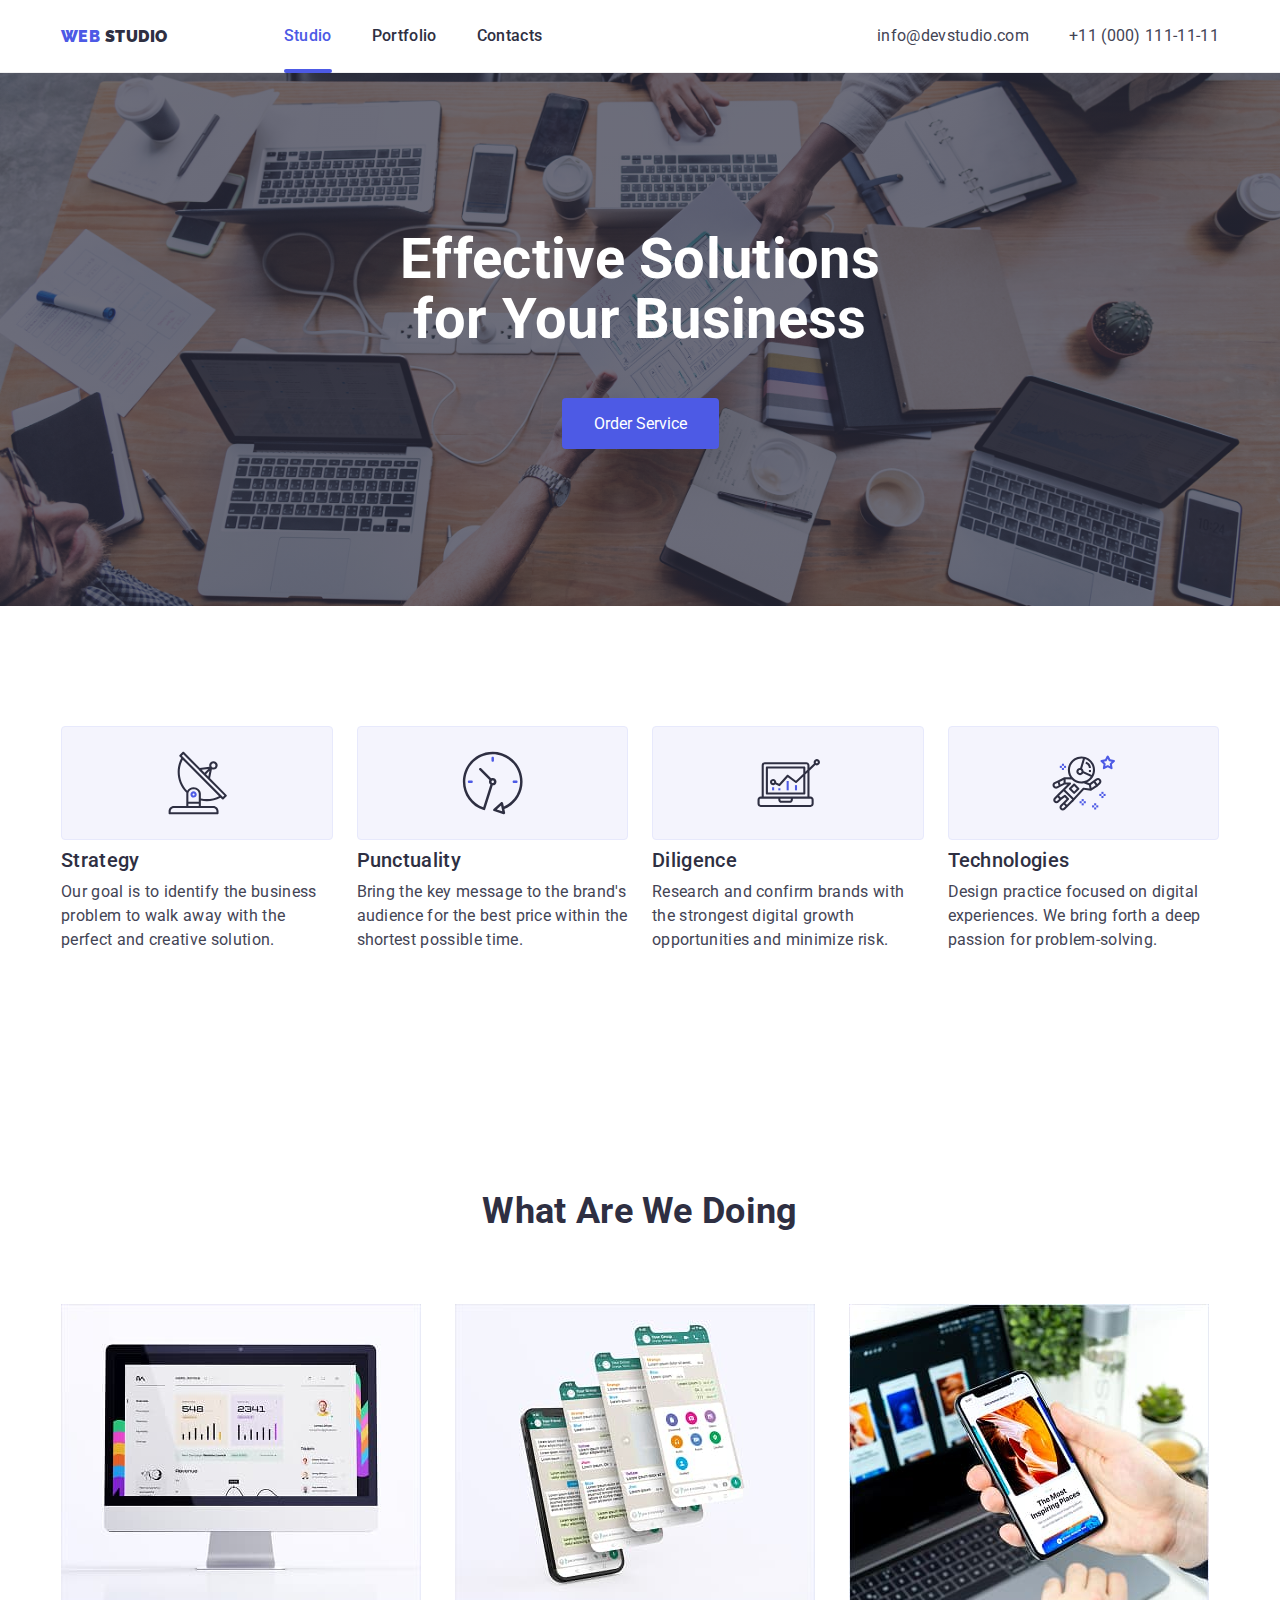
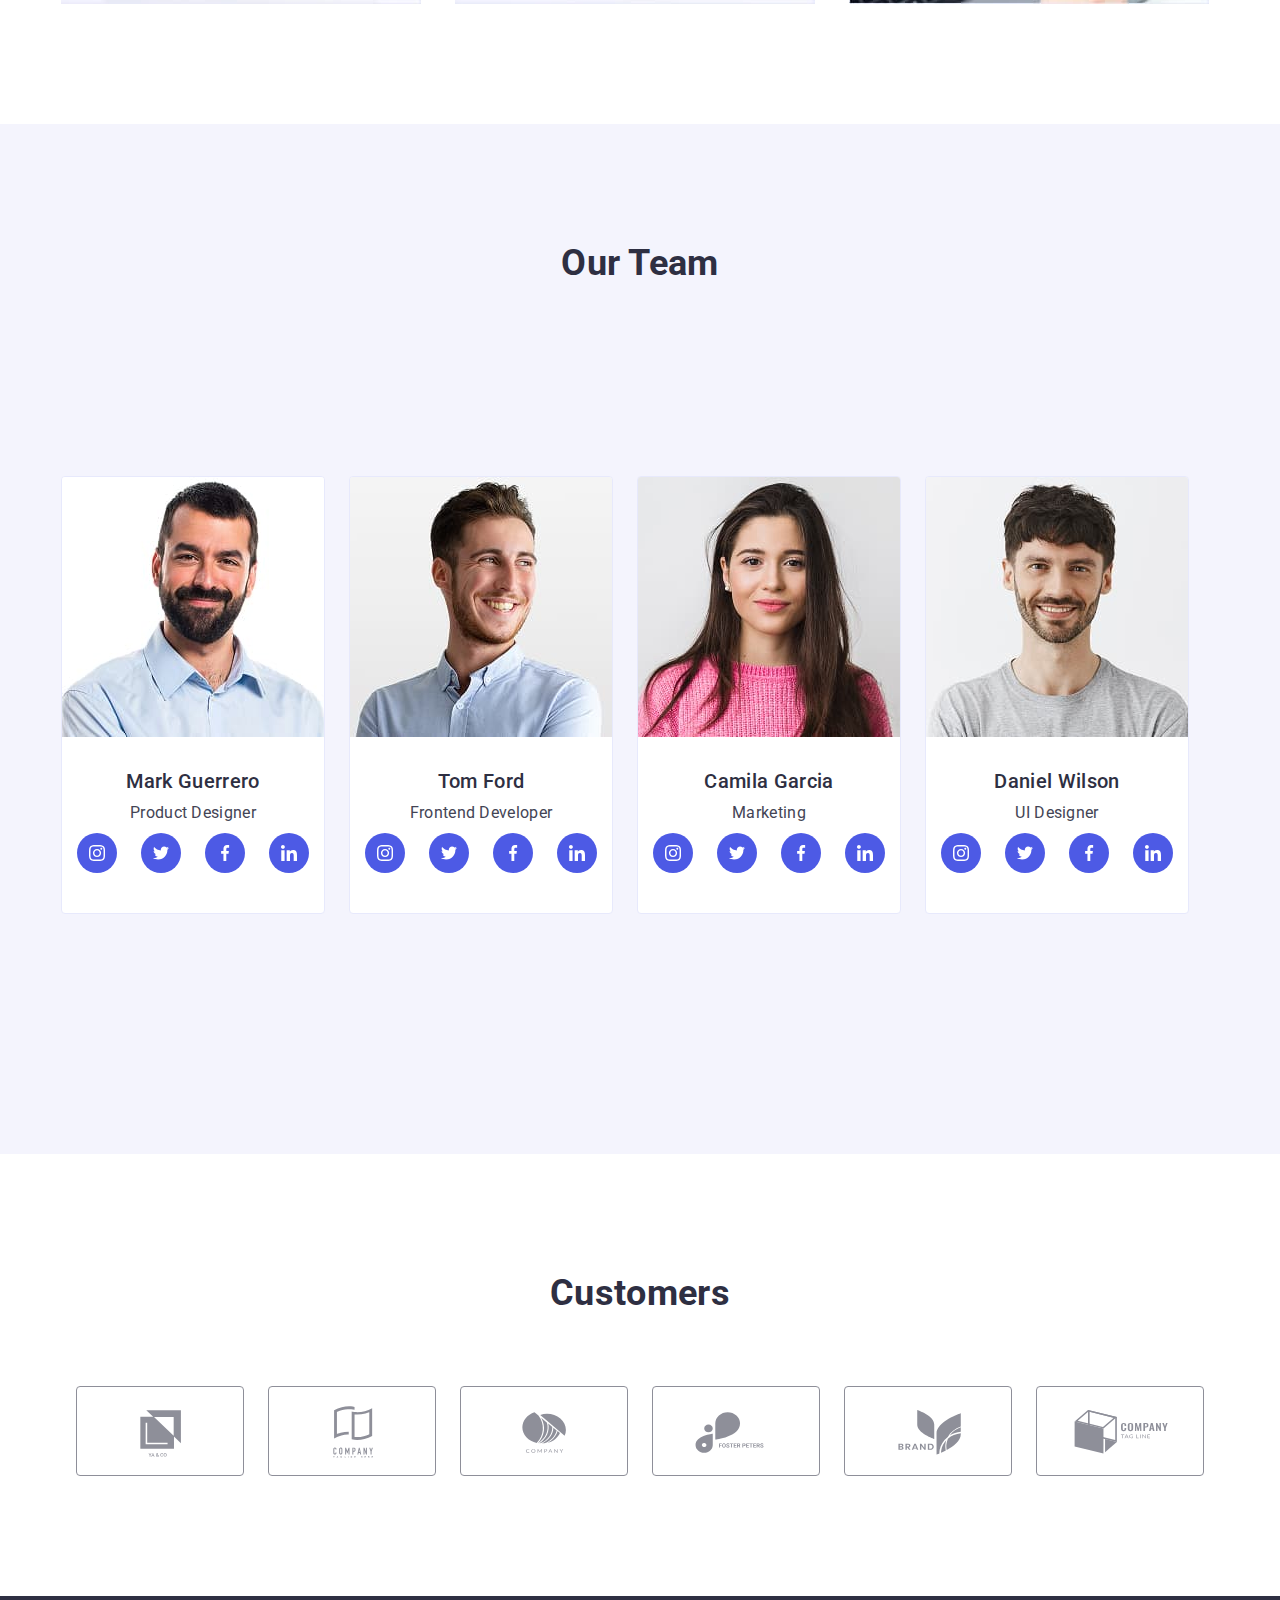
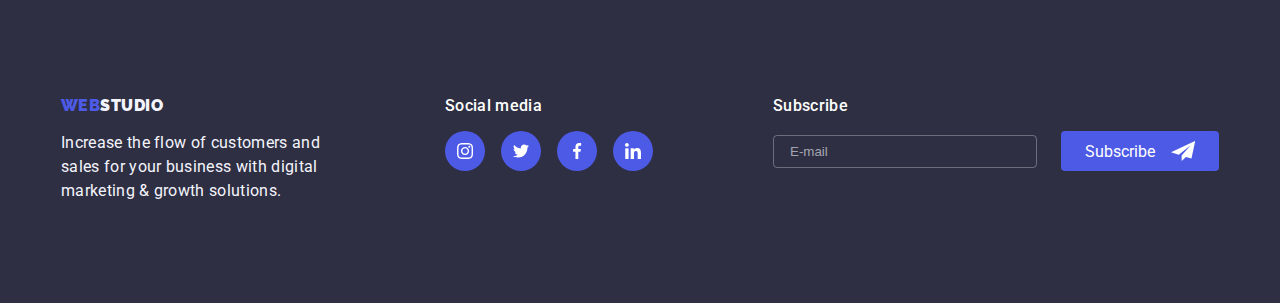
<file: index.html>
<!DOCTYPE html>
<html lang="en">
  <head>
    <meta charset="utf-8" />
    <meta name="viewport" content="width=device-width, initial-scale=1" />
    <title>WEBSTUDIO — Studio</title>

    <!-- Google Fonts -->
    <link
      href="https://fonts.googleapis.com/css2?family=Raleway:wght@800&family=Roboto:wght@400;500;700;900&display=swap"
      rel="stylesheet"
    />

    <!-- modern-normalize -->
    <link
      rel="stylesheet"
      href="https://cdnjs.cloudflare.com/ajax/libs/modern-normalize/2.0.0/modern-normalize.min.css"
      integrity="sha512-4g4VZqZt2T7bX0A/yX6r8vJY0XrYO8pRHa3aOFRpQYk0i9B8L0CF7qH9vQG9bQih1m0u1t2vQJk8e7VqP0hK0w=="
      crossorigin="anonymous"
      referrerpolicy="no-referrer"
    />

    <link rel="stylesheet" href="./css/styles.css" />
  </head>
  <body>
    <!-- ======================= HEADER ======================= -->
    <header class="header">
      <div class="container header__wrap">
        <!-- ЛОГО -->
        <a class="logo link" href="./index.html">
          <span class="logo-accent">WEB</span> STUDIO
        </a>

        <!-- ДЕСКТОП-НАВИГАЦИЯ -->
        <nav class="nav">
          <ul class="nav__list list">
            <li>
              <a
                class="nav__link current link"
                href="./index.html"
                aria-current="page"
                >Studio</a
              >
            </li>
            <li>
              <a class="nav__link link" href="./portfolio.html">Portfolio</a>
            </li>
            <li><a class="nav__link link" href="#contacts">Contacts</a></li>
          </ul>
        </nav>

        <!-- ДЕСКТОП-КОНТАКТЫ -->
        <address class="contacts">
          <a class="contacts__link link" href="mailto:info@devstudio.com"
            >info@devstudio.com</a
          >
          <a class="contacts__link link" href="tel:+110001111111"
            >+11 (000) 111-11-11</a
          >
        </address>

        <!-- КНОПКА-БУРГЕР (SVG) -->
        <button
          class="menu-toggle"
          type="button"
          aria-expanded="false"
          aria-controls="mobile-menu"
          aria-label="Open menu"
        >
          <!-- иконка «открыть» -->
          <svg
            class="menu-icon"
            width="24"
            height="24"
            data-icon="open"
            aria-hidden="true"
            focusable="false"
          >
            <use href="./images/icons.svg#icon-menu"></use>
          </svg>
          <!-- иконка «закрыть» -->
          <svg
            class="menu-icon"
            width="24"
            height="24"
            data-icon="close"
            aria-hidden="true"
            focusable="false"
            hidden
          >
            <use href="./images/icons.svg#icon-close"></use>
          </svg>
        </button>
        <button
          class="menu-toggle"
          type="button"
          aria-expanded="false"
          aria-controls="mobile-menu"
          aria-label="Open menu"
        >
          <!-- бургер (виден по умолчанию) -->
          <svg
            class="menu-icon"
            width="24"
            height="24"
            data-icon="open"
            aria-hidden="true"
            focusable="false"
          >
            <use href="./images/icons.svg#icon-menu"></use>
          </svg>
          <!-- крестик (скрыт по умолчанию) -->
          <svg
            class="menu-icon"
            width="24"
            height="24"
            data-icon="close"
            aria-hidden="true"
            focusable="false"
            hidden
          >
            <use href="./images/icons.svg#icon-close"></use>
          </svg>
        </button>
      </div>

      <!-- МОБИЛЬНОЕ МЕНЮ (оверлей на весь экран) -->
      <div class="mobile-menu" id="mobile-menu" aria-hidden="true">
        <button
          class="mobile-menu__close"
          type="button"
          aria-label="Close menu"
        >
          <svg
            class="menu-icon"
            width="24"
            height="24"
            aria-hidden="true"
            focusable="false"
          >
            <use href="./images/icons.svg#icon-close"></use>
          </svg>
        </button>

        <nav class="mobile-menu__nav">
          <ul class="menu">
            <li>
              <a class="menu-link" href="./index.html" aria-current="page"
                >Studio</a
              >
            </li>
            <li><a class="menu-link" href="./portfolio.html">Portfolio</a></li>
            <li><a class="menu-link" href="#contacts">Contacts</a></li>
          </ul>
        </nav>

        <address class="address">
          <ul class="address-list">
            <li>
              <a class="address-link" href="tel:+110001111111"
                >+11 (000) 111-11-11</a
              >
            </li>
            <li>
              <a class="address-link" href="mailto:info@devstudio.com"
                >info@devstudio.com</a
              >
            </li>
          </ul>
        </address>

        <ul class="socials">
          <li>
            <a class="social__link" href="#" aria-label="Instagram">IG</a>
          </li>
          <li><a class="social__link" href="#" aria-label="Twitter">TW</a></li>
          <li><a class="social__link" href="#" aria-label="Facebook">FB</a></li>
          <li><a class="social__link" href="#" aria-label="LinkedIn">IN</a></li>
        </ul>
      </div>
    </header>
    <!-- ===================== /HEADER ======================== -->
    <!-- ADD: Mobile menu overlay -->
    <div class="mmenu" id="mobile-menu" hidden>
      <div
        class="mmenu__panel"
        role="dialog"
        aria-modal="true"
        aria-labelledby="mmenu-title"
      >
        <div class="mmenu__head">
          <h2 id="mmenu-title" class="visually-hidden">Mobile menu</h2>
          <button class="mmenu__close" data-close aria-label="Close">✕</button>
        </div>
        <nav class="mmenu__nav" aria-label="Mobile navigation">
          <a class="mmenu__link" href="./index.html">Studio</a>
          <a class="mmenu__link" href="./portfolio.html">Portfolio</a>
          <a class="mmenu__link" href="#contacts">Contacts</a>
        </nav>
        <div class="mmenu__contacts">
          <a class="mmenu__tel" href="tel:+110001111111">+11 (000) 111-11-11</a>
          <a class="mmenu__mail" href="mailto:info@devstudio.com"
            >info@devstudio.com</a
          >
          <ul class="mmenu__socials">
            <li><a href="#" aria-label="Instagram">Instagram</a></li>
            <li><a href="#" aria-label="Twitter">Twitter</a></li>
            <li><a href="#" aria-label="Facebook">Facebook</a></li>
            <li><a href="#" aria-label="LinkedIn">LinkedIn</a></li>
          </ul>
        </div>
      </div>
      <div class="mmenu__backdrop" data-close aria-hidden="true"></div>
    </div>

    <main id="studio">
      <!-- Hero -->
      <section class="hero">
        <div class="container">
          <h1 class="hero__title">
            Effective Solutions <br />
            for Your Business
          </h1>
          <button type="button" class="hero__btn" data-modal-open>
            Order Service
          </button>
        </div>
      </section>

      <!-- Benefits -->
      <section class="section benefits">
        <div class="container">
          <h2 class="visually-hidden">Benefits</h2>
          <ul class="benefits__list list">
            <li class="benefits__item">
              <div class="benefits__iconbox" aria-hidden="true">
                <svg class="icon" width="256" height="256">
                  <use href="./images/icons.svg#icon-antenna"></use>
                </svg>
              </div>
              <h3 class="benefits__title">Strategy</h3>
              <p class="benefits__text">
                Our goal is to identify the business problem to walk away with
                the perfect and creative solution.
              </p>
            </li>
            <li class="benefits__item">
              <div class="benefits__iconbox" aria-hidden="true">
                <svg class="icon" width="256" height="256">
                  <use href="./images/icons.svg#icon-clock"></use>
                </svg>
              </div>
              <h3 class="benefits__title">Punctuality</h3>
              <p class="benefits__text">
                Bring the key message to the brand's audience for the best price
                within the shortest possible time.
              </p>
            </li>
            <li class="benefits__item">
              <div class="benefits__iconbox" aria-hidden="true">
                <svg class="icon" width="256" height="256">
                  <use href="./images/icons.svg#icon-diagram"></use>
                </svg>
              </div>
              <h3 class="benefits__title">Diligence</h3>
              <p class="benefits__text">
                Research and confirm brands with the strongest digital growth
                opportunities and minimize risk.
              </p>
            </li>
            <li class="benefits__item">
              <div class="benefits__iconbox" aria-hidden="true">
                <svg class="icon" width="256" height="256">
                  <use href="./images/icons.svg#icon-astronaut"></use>
                </svg>
              </div>
              <h3 class="benefits__title">Technologies</h3>
              <p class="benefits__text">
                Design practice focused on digital experiences. We bring forth a
                deep passion for problem-solving.
              </p>
            </li>
          </ul>
        </div>
      </section>

      <!-- What are we doing -->
      <section class="section">
        <div class="container">
          <h2 class="section-title">What Are We Doing</h2>
          <ul class="cards list">
            <li class="work-card">
              <img
                src="./images/desktop.jpg"
                alt="Desktop application"
                width="360"
                height="300"
                loading="lazy"
                decoding="async"
              />
              <div class="work-overlay">Desktop apps</div>
            </li>
            <li class="work-card">
              <img
                src="./images/mobile.jpg"
                alt="Mobile application"
                width="360"
                height="300"
                loading="lazy"
                decoding="async"
              />
              <div class="work-overlay">Mobile apps</div>
            </li>
            <li class="work-card">
              <img
                src="./images/design.jpg"
                alt="Web design"
                width="360"
                height="300"
                loading="lazy"
                decoding="async"
              />
              <div class="work-overlay">Web design</div>
            </li>
          </ul>
        </div>
      </section>

      <!-- Our Team -->
      <section class="section team">
        <div class="container">
          <h2 class="section-title">Our Team</h2>
          <ul class="team list">
            <li class="card">
              <img
                src="./images/team1.jpg"
                alt="Mark Guerrero — Product Designer"
                width="264"
                height="260"
                loading="lazy"
                decoding="async"
              />
              <div class="card__body">
                <h3 class="card__title">Mark Guerrero</h3>
                <p class="card__tag">Product Designer</p>
                <ul class="social list">
                  <li>
                    <a class="social__link" href="#" aria-label="Instagram">
                      <svg class="icon" width="48" height="48">
                        <use href="./images/icons.svg#icon-instagram"></use>
                      </svg>
                    </a>
                  </li>
                  <li>
                    <a class="social__link" href="#" aria-label="Twitter">
                      <svg class="icon" width="48" height="48">
                        <use href="./images/icons.svg#icon-twitter"></use>
                      </svg>
                    </a>
                  </li>
                  <li>
                    <a class="social__link" href="#" aria-label="Facebook">
                      <svg class="icon" width="48" height="48">
                        <use href="./images/icons.svg#icon-facebook"></use>
                      </svg>
                    </a>
                  </li>
                  <li>
                    <a class="social__link" href="#" aria-label="LinkedIn">
                      <svg class="icon" width="48" height="48">
                        <use href="./images/icons.svg#icon-linkedin"></use>
                      </svg>
                    </a>
                  </li>
                </ul>
              </div>
            </li>

            <li class="card">
              <img
                src="./images/team2.jpg"
                alt="Tom Ford — Frontend Developer"
                width="264"
                height="260"
                loading="lazy"
                decoding="async"
              />
              <div class="card__body">
                <h3 class="card__title">Tom Ford</h3>
                <p class="card__tag">Frontend Developer</p>
                <ul class="social list">
                  <li>
                    <a class="social__link" href="#" aria-label="Instagram">
                      <svg class="icon" width="48" height="48">
                        <use href="./images/icons.svg#icon-instagram"></use>
                      </svg>
                    </a>
                  </li>
                  <li>
                    <a class="social__link" href="#" aria-label="Twitter">
                      <svg class="icon" width="48" height="48">
                        <use href="./images/icons.svg#icon-twitter"></use>
                      </svg>
                    </a>
                  </li>
                  <li>
                    <a class="social__link" href="#" aria-label="Facebook">
                      <svg class="icon" width="48" height="48">
                        <use href="./images/icons.svg#icon-facebook"></use>
                      </svg>
                    </a>
                  </li>
                  <li>
                    <a class="social__link" href="#" aria-label="LinkedIn">
                      <svg class="icon" width="48" height="48">
                        <use href="./images/icons.svg#icon-linkedin"></use>
                      </svg>
                    </a>
                  </li>
                </ul>
              </div>
            </li>

            <li class="card">
              <img
                src="./images/team3.jpg"
                alt="Camila Garcia — Marketing"
                width="264"
                height="260"
                loading="lazy"
                decoding="async"
              />
              <div class="card__body">
                <h3 class="card__title">Camila Garcia</h3>
                <p class="card__tag">Marketing</p>
                <ul class="social list">
                  <li>
                    <a class="social__link" href="#" aria-label="Instagram">
                      <svg class="icon" width="48" height="48">
                        <use href="./images/icons.svg#icon-instagram"></use>
                      </svg>
                    </a>
                  </li>
                  <li>
                    <a class="social__link" href="#" aria-label="Twitter">
                      <svg class="icon" width="48" height="48">
                        <use href="./images/icons.svg#icon-twitter"></use>
                      </svg>
                    </a>
                  </li>
                  <li>
                    <a class="social__link" href="#" aria-label="Facebook">
                      <svg class="icon" width="48" height="48">
                        <use href="./images/icons.svg#icon-facebook"></use>
                      </svg>
                    </a>
                  </li>
                  <li>
                    <a class="social__link" href="#" aria-label="LinkedIn">
                      <svg class="icon" width="48" height="48">
                        <use href="./images/icons.svg#icon-linkedin"></use>
                      </svg>
                    </a>
                  </li>
                </ul>
              </div>
            </li>

            <li class="card">
              <img
                src="./images/team4.jpg"
                alt="Daniel Wilson — UI Designer"
                width="264"
                height="260"
                loading="lazy"
                decoding="async"
              />
              <div class="card__body">
                <h3 class="card__title">Daniel Wilson</h3>
                <p class="card__tag">UI Designer</p>
                <ul class="social list">
                  <li>
                    <a class="social__link" href="#" aria-label="Instagram">
                      <svg class="icon" width="48" height="48">
                        <use href="./images/icons.svg#icon-instagram"></use>
                      </svg>
                    </a>
                  </li>
                  <li>
                    <a class="social__link" href="#" aria-label="Twitter">
                      <svg class="icon" width="48" height="48">
                        <use href="./images/icons.svg#icon-twitter"></use>
                      </svg>
                    </a>
                  </li>
                  <li>
                    <a class="social__link" href="#" aria-label="Facebook">
                      <svg class="icon" width="48" height="48">
                        <use href="./images/icons.svg#icon-facebook"></use>
                      </svg>
                    </a>
                  </li>
                  <li>
                    <a class="social__link" href="#" aria-label="LinkedIn">
                      <svg class="icon" width="48" height="48">
                        <use href="./images/icons.svg#icon-linkedin"></use>
                      </svg>
                    </a>
                  </li>
                </ul>
              </div>
            </li>
          </ul>
        </div>
      </section>

      <!-- Customers -->
      <section class="section customers">
        <div class="container">
          <h2 class="section-title">Customers</h2>

          <ul class="customers__list list">
            <li class="customers__item">
              <a class="customers__link" href="#" aria-label="Client 1">
                <svg class="icon" width="192" height="96" aria-hidden="true">
                  <use href="./images/icons.svg#icon-client-1"></use>
                </svg>
              </a>
            </li>
            <li class="customers__item">
              <a class="customers__link" href="#" aria-label="Client 2">
                <svg class="icon" width="192" height="96" aria-hidden="true">
                  <use href="./images/icons.svg#icon-client-2"></use>
                </svg>
              </a>
            </li>
            <li class="customers__item">
              <a class="customers__link" href="#" aria-label="Client 3">
                <svg class="icon" width="192" height="96" aria-hidden="true">
                  <use href="./images/icons.svg#icon-client-3"></use>
                </svg>
              </a>
            </li>
            <li class="customers__item">
              <a class="customers__link" href="#" aria-label="Client 4">
                <svg class="icon" width="192" height="96" aria-hidden="true">
                  <use href="./images/icons.svg#icon-client-4"></use>
                </svg>
              </a>
            </li>
            <li class="customers__item">
              <a class="customers__link" href="#" aria-label="Client 5">
                <svg class="icon" width="192" height="96" aria-hidden="true">
                  <use href="./images/icons.svg#icon-client-5"></use>
                </svg>
              </a>
            </li>
            <li class="customers__item">
              <a class="customers__link" href="#" aria-label="Client 6">
                <svg class="icon" width="192" height="96" aria-hidden="true">
                  <use href="./images/icons.svg#icon-client-6"></use>
                </svg>
              </a>
            </li>
          </ul>
        </div>
      </section>
    </main>

    <footer class="footer" id="contacts">
      <div class="container">
        <div class="footer__wrap">
          <!-- Left -->
          <div class="footer__info">
            <a class="logo link footer__logo" href="./index.html"
              ><span>WEB</span>STUDIO</a
            >
            <p class="footer__text">
              Increase the flow of customers and sales for your business with
              digital marketing &amp; growth solutions.
            </p>
          </div>

          <!-- Right -->
          <div class="footer__socials">
            <p class="footer__social-title">Social media</p>
            <ul class="footer-social list" aria-label="Social media links">
              <li>
                <a
                  class="social__link footer-social__link"
                  href="#"
                  aria-label="Instagram"
                >
                  <svg class="icon" width="48" height="48">
                    <use href="./images/icons.svg#icon-instagram"></use>
                  </svg>
                </a>
              </li>
              <li>
                <a
                  class="social__link footer-social__link"
                  href="#"
                  aria-label="Twitter"
                >
                  <svg class="icon" width="48" height="48">
                    <use href="./images/icons.svg#icon-twitter"></use>
                  </svg>
                </a>
              </li>
              <li>
                <a
                  class="social__link footer-social__link"
                  href="#"
                  aria-label="Facebook"
                >
                  <svg class="icon" width="48" height="48">
                    <use href="./images/icons.svg#icon-facebook"></use>
                  </svg>
                </a>
              </li>
              <li>
                <a
                  class="social__link footer-social__link"
                  href="#"
                  aria-label="LinkedIn"
                >
                  <svg class="icon" width="48" height="48">
                    <use href="./images/icons.svg#icon-linkedin"></use>
                  </svg>
                </a>
              </li>
            </ul>
          </div>
          <div class="footer__subscribe">
            <p class="footer__social-title">Subscribe</p>

            <form class="subscribe-form" name="subscribe">
              <label class="visually-hidden" for="subscribe-email">Email</label>
              <input
                type="email"
                id="subscribe-email"
                name="email"
                placeholder="E-mail"
                required
              />
              <button class="btn subscribe-form__btn" type="submit">
                Subscribe
                <svg class="icon" width="24" height="24" aria-hidden="true">
                  <use href="./images/icons.svg#icon-send"></use>
                </svg>
              </button>
            </form>
          </div>
        </div>
      </div>
    </footer>

    <!-- Modal -->
    <div class="backdrop is-hidden" data-modal>
      <div
        class="modal"
        role="dialog"
        aria-modal="true"
        aria-labelledby="modal-title"
      >
        <button
          class="modal-close"
          type="button"
          aria-label="Close"
          data-modal-close
        >
          <svg class="icon" width="8" height="8" aria-hidden="true">
            <use href="./images/icons.svg#icon-close"></use>
          </svg>
        </button>

        <p class="modal-title" id="modal-title">
          Leave your contacts and we will call you back
        </p>

        <form class="modal-form">
          <label class="field">
            <span>Name</span>
            <div class="input-wrap">
              <input type="text" name="name" required />
              <svg class="input-icon">
                <use href="./images/icons.svg#icon-person"></use>
              </svg>
            </div>
          </label>

          <label class="field">
            <span>Phone</span>
            <div class="input-wrap">
              <input type="tel" name="phone" required />
              <svg class="input-icon">
                <use href="./images/icons.svg#icon-phone"></use>
              </svg>
            </div>
          </label>

          <label class="field">
            <span>Email</span>
            <div class="input-wrap">
              <input type="email" name="email" required />
              <svg class="input-icon">
                <use href="./images/icons.svg#icon-email"></use>
              </svg>
            </div>
          </label>

          <label class="textarea">
            <span>Comment</span>
            <textarea name="comment" placeholder="Text input"></textarea>
          </label>

          <label class="checkbox">
            <input
              id="policy"
              class="visually-hidden"
              type="checkbox"
              required
            />
            <span class="checkmark">
              <svg><use href="./images/icons.svg#icon-check"></use></svg>
            </span>
            I accept the terms and conditions of the
            <a
              class="link policy-link"
              href="./privacy.html"
              target="_blank"
              rel="noopener"
              >Privacy Policy</a
            >
          </label>

          <button type="submit" class="btn primary">Send</button>
        </form>
      </div>
    </div>

    <!-- ADD: Mobile menu script (separate file) -->
    <script src="./js/mobile-menu.js" defer></script>

    <!-- Modal script -->
    <script>
      (() => {
        const refs = {
          openBtn: document.querySelector("[data-modal-open]"),
          closeBtn: document.querySelector("[data-modal-close]"),
          backdrop: document.querySelector("[data-modal]"),
          firstField: null,
          lastActive: null,
        };

        if (!refs.openBtn || !refs.backdrop) return;

        const open = () => {
          refs.lastActive = document.activeElement;
          refs.backdrop.classList.remove("is-hidden");
          document.body.classList.add("modal-open");
          // фокус на первое поле
          const first = refs.backdrop.querySelector(
            "input, textarea, button, [href]"
          );
          if (first) {
            first.focus();
            refs.firstField = first;
          }
          window.addEventListener("keydown", onKeydown);
        };

        const close = () => {
          refs.backdrop.classList.add("is-hidden");
          document.body.classList.remove("modal-open");
          window.removeEventListener("keydown", onKeydown);
          // вернуть фокус на кнопку
          if (refs.lastActive) refs.lastActive.focus();
        };

        const onBackdrop = (e) => {};
        const onKeydown = (e) => {
          if (e.key === "Escape") close();
        };

        refs.openBtn.addEventListener("click", open);
        const closeBtn = refs.backdrop.querySelector("[data-modal-close]");
        if (closeBtn) closeBtn.addEventListener("click", close);
      })();
    </script>
    <script>
      document.addEventListener("DOMContentLoaded", () => {
        document.querySelectorAll(".checkbox .policy-link").forEach((a) => {
          a.addEventListener("click", (e) => e.stopPropagation());
        });
      });
    </script>
    <script src="./js/mobile-menu.js" defer></script>
  </body>
</html>
</file>
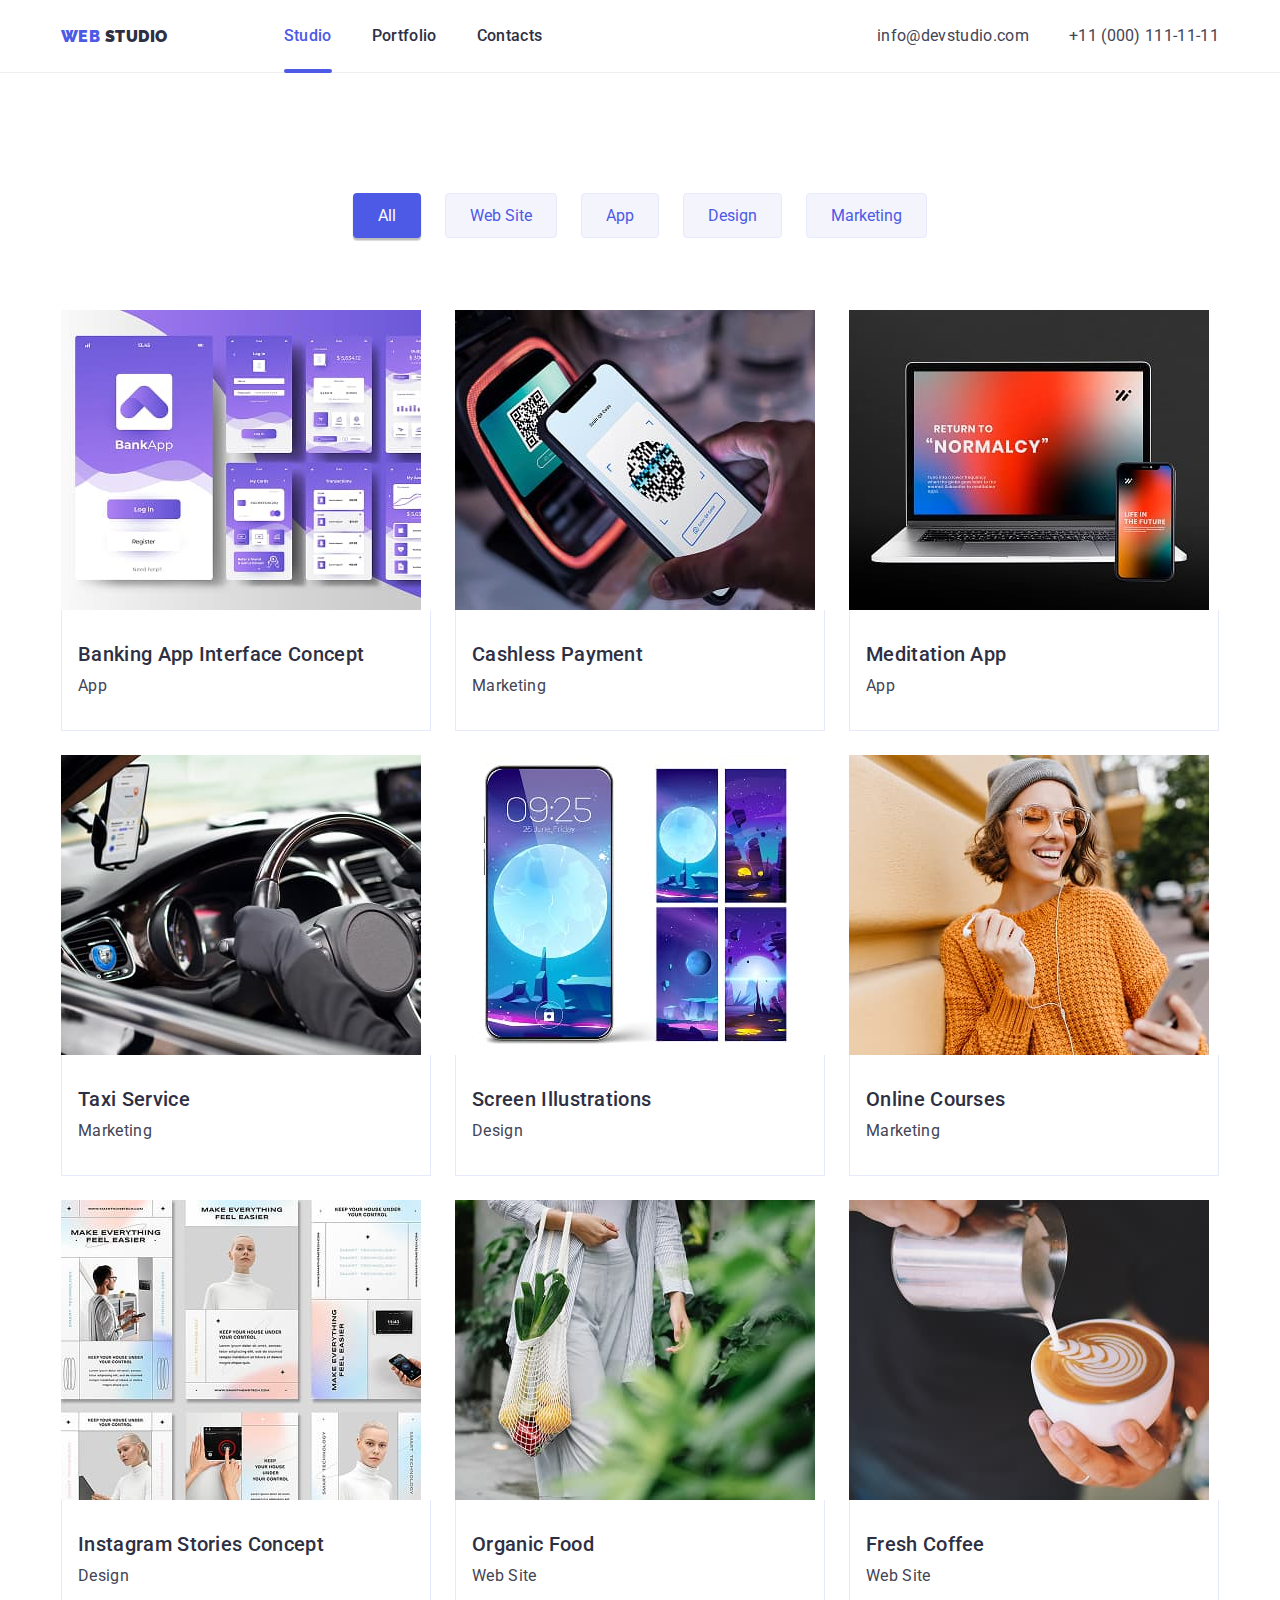
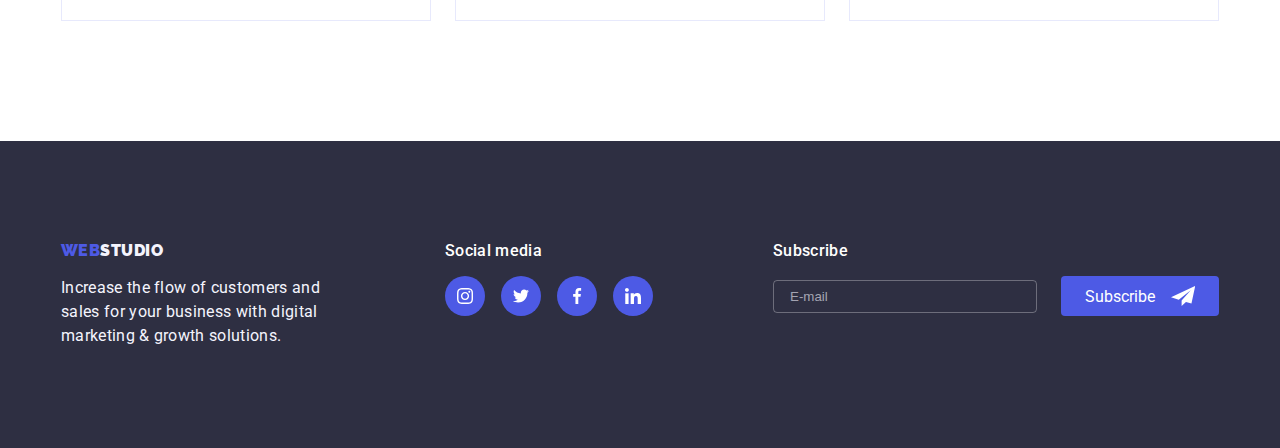
<file: portfolio.html>
<!DOCTYPE html>
<html lang="en">
  <head>
    <meta charset="utf-8" />
    <meta name="viewport" content="width=device-width, initial-scale=1" />
    <title>WEBSTUDIO — Portfolio</title>

    <!-- Google Fonts -->
    <link
      href="https://fonts.googleapis.com/css2?family=Raleway:wght@800&family=Roboto:wght@400;500;700;900&display=swap"
      rel="stylesheet"
    />

    <!-- modern-normalize -->
    <link
      rel="stylesheet"
      href="https://cdnjs.cloudflare.com/ajax/libs/modern-normalize/2.0.0/modern-normalize.min.css"
      integrity="sha512-4g4VZqZt2T7bX0A/yX6r8vJY0XrYO8pRHa3aOFRpQYk0i9B8L0CF7qH9vQG9bQih1m0u1t2vQJk8e7VqP0hK0w=="
      crossorigin="anonymous"
      referrerpolicy="no-referrer"
    />

    <link rel="stylesheet" href="./css/styles.css" />
  </head>
  <body>
    <!-- ======================= HEADER ======================= -->
    <header class="header">
      <div class="container header__wrap">
        <!-- ЛОГО -->
        <a class="logo link" href="./index.html">
          <span class="logo-accent">WEB</span> STUDIO
        </a>

        <!-- ДЕСКТОП-НАВИГАЦИЯ -->
        <nav class="nav">
          <ul class="nav__list list">
            <li>
              <a
                class="nav__link current link"
                href="./index.html"
                aria-current="page"
                >Studio</a
              >
            </li>
            <li>
              <a class="nav__link link" href="./portfolio.html">Portfolio</a>
            </li>
            <li><a class="nav__link link" href="#contacts">Contacts</a></li>
          </ul>
        </nav>

        <!-- ДЕСКТОП-КОНТАКТЫ -->
        <address class="contacts">
          <a class="contacts__link link" href="mailto:info@devstudio.com"
            >info@devstudio.com</a
          >
          <a class="contacts__link link" href="tel:+110001111111"
            >+11 (000) 111-11-11</a
          >
        </address>

        <!-- КНОПКА-БУРГЕР (SVG) -->
        <button
          class="menu-toggle"
          type="button"
          aria-expanded="false"
          aria-controls="mobile-menu"
          aria-label="Open menu"
        >
          <!-- иконка «открыть» -->
          <svg
            class="menu-icon"
            width="24"
            height="24"
            data-icon="open"
            aria-hidden="true"
            focusable="false"
          >
            <use href="./images/icons.svg#icon-menu"></use>
          </svg>
          <!-- иконка «закрыть» -->
          <svg
            class="menu-icon"
            width="24"
            height="24"
            data-icon="close"
            aria-hidden="true"
            focusable="false"
            hidden
          >
            <use href="./images/icons.svg#icon-close"></use>
          </svg>
        </button>
      </div>

      <!-- МОБИЛЬНОЕ МЕНЮ (оверлей на весь экран) -->
      <div class="mobile-menu" id="mobile-menu" aria-hidden="true">
        <button
          class="mobile-menu__close"
          type="button"
          aria-label="Close menu"
        >
          <svg
            class="menu-icon"
            width="24"
            height="24"
            aria-hidden="true"
            focusable="false"
          >
            <use href="./images/icons.svg#icon-close"></use>
          </svg>
        </button>

        <nav class="mobile-menu__nav">
          <ul class="menu">
            <li>
              <a class="menu-link" href="./index.html" aria-current="page"
                >Studio</a
              >
            </li>
            <li><a class="menu-link" href="./portfolio.html">Portfolio</a></li>
            <li><a class="menu-link" href="#contacts">Contacts</a></li>
          </ul>
        </nav>

        <address class="address">
          <ul class="address-list">
            <li>
              <a class="address-link" href="tel:+110001111111"
                >+11 (000) 111-11-11</a
              >
            </li>
            <li>
              <a class="address-link" href="mailto:info@devstudio.com"
                >info@devstudio.com</a
              >
            </li>
          </ul>
        </address>

        <ul class="socials">
          <li>
            <a class="social__link" href="#" aria-label="Instagram">IG</a>
          </li>
          <li><a class="social__link" href="#" aria-label="Twitter">TW</a></li>
          <li><a class="social__link" href="#" aria-label="Facebook">FB</a></li>
          <li><a class="social__link" href="#" aria-label="LinkedIn">IN</a></li>
        </ul>
      </div>
    </header>
    <!-- ===================== /HEADER ======================== -->

    <main id="portfolio">
      <section class="section">
        <div class="container">
          <h1 class="visually-hidden">Portfolio</h1>

          <!-- Filters -->
          <ul class="filters list" role="tablist" aria-label="Project filters">
            <li>
              <button
                type="button"
                class="btn filter is-active"
                role="tab"
                aria-selected="true"
              >
                All
              </button>
            </li>
            <li>
              <button type="button" class="btn filter" role="tab">
                Web Site
              </button>
            </li>
            <li>
              <button type="button" class="btn filter" role="tab">App</button>
            </li>
            <li>
              <button type="button" class="btn filter" role="tab">
                Design
              </button>
            </li>
            <li>
              <button type="button" class="btn filter" role="tab">
                Marketing
              </button>
            </li>
          </ul>

          <!-- Projects grid -->
          <ul class="projects list">
            <!-- 1 -->
            <li class="project-card">
              <a
                class="project-link"
                href="#"
                aria-label="Open Banking App Interface Concept project"
              >
                <div class="thumb">
                  <img
                    src="./images/banking-app.jpg"
                    alt="Screens of a banking app interface"
                    width="360"
                    height="300"
                    loading="lazy"
                    decoding="async"
                  />
                  <div class="project-overlay">
                    <p>
                      14 screens of onboarding, accounts, and payments with
                      accent color palette and clean typography. Built with
                      component-based design.
                    </p>
                  </div>
                </div>
                <div class="project-card__body">
                  <h3 class="project-card__title">
                    Banking App Interface Concept
                  </h3>
                  <p class="project-card__tag">App</p>
                </div>
              </a>
            </li>

            <!-- 2 -->
            <li class="project-card">
              <a
                class="project-link"
                href="#"
                aria-label="Open Cashless Payment project"
              >
                <div class="thumb">
                  <img
                    src="./images/cashless-payment.jpg"
                    alt="Contactless payment with smartphone"
                    width="360"
                    height="300"
                    loading="lazy"
                    decoding="async"
                  />
                  <div class="project-overlay">
                    <p>
                      Case study of a cashless checkout flow: NFC, QR, and
                      tokenization. Conversion uplift +18% on A/B.
                    </p>
                  </div>
                </div>
                <div class="project-card__body">
                  <h3 class="project-card__title">Cashless Payment</h3>
                  <p class="project-card__tag">Marketing</p>
                </div>
              </a>
            </li>

            <!-- 3 -->
            <li class="project-card">
              <a
                class="project-link"
                href="#"
                aria-label="Open Meditation App project"
              >
                <div class="thumb">
                  <img
                    src="./images/meditation-app.jpg"
                    alt="Meditation app on a smartphone"
                    width="360"
                    height="300"
                    loading="lazy"
                    decoding="async"
                  />
                  <div class="project-overlay">
                    <p>
                      Calm UI with session tracking, breathing coach and
                      streaks. Custom audio engine and offline mode.
                    </p>
                  </div>
                </div>
                <div class="project-card__body">
                  <h3 class="project-card__title">Meditation App</h3>
                  <p class="project-card__tag">App</p>
                </div>
              </a>
            </li>

            <!-- 4 -->
            <li class="project-card">
              <a
                class="project-link"
                href="#"
                aria-label="Open Taxi Service project"
              >
                <div class="thumb">
                  <img
                    src="./images/taxi-service.jpg"
                    alt="Hand ordering a taxi in a phone app"
                    width="360"
                    height="300"
                    loading="lazy"
                    decoding="async"
                  />
                  <div class="project-overlay">
                    <p>
                      Promotion assets for a city taxi service: OOH, SMM
                      creatives, landing with dynamic pricing widget.
                    </p>
                  </div>
                </div>
                <div class="project-card__body">
                  <h3 class="project-card__title">Taxi Service</h3>
                  <p class="project-card__tag">Marketing</p>
                </div>
              </a>
            </li>

            <!-- 5 -->
            <li class="project-card">
              <a
                class="project-link"
                href="#"
                aria-label="Open Screen Illustrations project"
              >
                <div class="thumb">
                  <img
                    src="./images/screen-illustrations.jpg"
                    alt="Abstract gradient illustrations on screens"
                    width="360"
                    height="300"
                    loading="lazy"
                    decoding="async"
                  />
                  <div class="project-overlay">
                    <p>
                      Set of 24 vector illustrations for onboarding and empty
                      states. Fully customizable in Figma.
                    </p>
                  </div>
                </div>
                <div class="project-card__body">
                  <h3 class="project-card__title">Screen Illustrations</h3>
                  <p class="project-card__tag">Design</p>
                </div>
              </a>
            </li>

            <!-- 6 -->
            <li class="project-card">
              <a
                class="project-link"
                href="#"
                aria-label="Open Online Courses project"
              >
                <div class="thumb">
                  <img
                    src="./images/online-courses.jpg"
                    alt="Girl with laptop studying online"
                    width="360"
                    height="300"
                    loading="lazy"
                    decoding="async"
                  />
                  <div class="project-overlay">
                    <p>
                      Marketing site for a course platform with catalog filters,
                      testimonials, and lead capture.
                    </p>
                  </div>
                </div>
                <div class="project-card__body">
                  <h3 class="project-card__title">Online Courses</h3>
                  <p class="project-card__tag">Marketing</p>
                </div>
              </a>
            </li>

            <!-- 7 -->
            <li class="project-card">
              <a
                class="project-link"
                href="#"
                aria-label="Open Instagram Stories Concept project"
              >
                <div class="thumb">
                  <img
                    src="./images/instagram-stories.jpg"
                    alt="Layouts of Instagram stories on phone"
                    width="360"
                    height="300"
                    loading="lazy"
                    decoding="async"
                  />
                  <div class="project-overlay">
                    <p>
                      30 editable story templates with modular grid and safe
                      areas. Export presets for PNG/MP4.
                    </p>
                  </div>
                </div>
                <div class="project-card__body">
                  <h3 class="project-card__title">Instagram Stories Concept</h3>
                  <p class="project-card__tag">Design</p>
                </div>
              </a>
            </li>

            <!-- 8 -->
            <li class="project-card">
              <a
                class="project-link"
                href="#"
                aria-label="Open Organic Food project"
              >
                <div class="thumb">
                  <img
                    src="./images/organic-food.jpg"
                    alt="Paper bag with organic vegetables"
                    width="360"
                    height="300"
                    loading="lazy"
                    decoding="async"
                  />
                  <div class="project-overlay">
                    <p>
                      Landing for an eco grocery with subscription bundles,
                      recipe cards, and delivery scheduler.
                    </p>
                  </div>
                </div>
                <div class="project-card__body">
                  <h3 class="project-card__title">Organic Food</h3>
                  <p class="project-card__tag">Web Site</p>
                </div>
              </a>
            </li>

            <!-- 9 -->
            <li class="project-card">
              <a
                class="project-link"
                href="#"
                aria-label="Open Fresh Coffee project"
              >
                <div class="thumb">
                  <img
                    src="./images/fresh-coffee.jpg"
                    alt="Cup of freshly brewed coffee on table"
                    width="360"
                    height="300"
                    loading="lazy"
                    decoding="async"
                  />
                  <div class="project-overlay">
                    <p>
                      Small e-commerce for a coffee roastery: product filters,
                      cart drawer, Apple Pay &amp; Google Pay.
                    </p>
                  </div>
                </div>
                <div class="project-card__body">
                  <h3 class="project-card__title">Fresh Coffee</h3>
                  <p class="project-card__tag">Web Site</p>
                </div>
              </a>
            </li>
          </ul>
        </div>
      </section>
    </main>

    <!-- Footer -->
    <footer class="footer" id="contacts">
      <div class="container">
        <div class="footer__wrap">
          <!-- Left -->
          <div class="footer__info">
            <a class="logo link footer__logo" href="./index.html"
              ><span>WEB</span>STUDIO</a
            >
            <p class="footer__text">
              Increase the flow of customers and sales for your business with
              digital marketing &amp; growth solutions.
            </p>
          </div>

          <!-- Right -->
          <div class="footer__socials">
            <p class="footer__social-title">Social media</p>
            <ul class="footer-social list" aria-label="Social media links">
              <li>
                <a
                  class="social__link footer-social__link"
                  href="#"
                  aria-label="Instagram"
                >
                  <svg class="icon" width="48" height="48">
                    <use href="./images/icons.svg#icon-instagram"></use>
                  </svg>
                </a>
              </li>
              <li>
                <a
                  class="social__link footer-social__link"
                  href="#"
                  aria-label="Twitter"
                >
                  <svg class="icon" width="48" height="48">
                    <use href="./images/icons.svg#icon-twitter"></use>
                  </svg>
                </a>
              </li>
              <li>
                <a
                  class="social__link footer-social__link"
                  href="#"
                  aria-label="Facebook"
                >
                  <svg class="icon" width="48" height="48">
                    <use href="./images/icons.svg#icon-facebook"></use>
                  </svg>
                </a>
              </li>
              <li>
                <a
                  class="social__link footer-social__link"
                  href="#"
                  aria-label="LinkedIn"
                >
                  <svg class="icon" width="48" height="48">
                    <use href="./images/icons.svg#icon-linkedin"></use>
                  </svg>
                </a>
              </li>
            </ul>
          </div>
          <div class="footer__subscribe">
            <p class="footer__social-title">Subscribe</p>

            <form class="subscribe-form" name="subscribe">
              <label class="visually-hidden" for="subscribe-email">Email</label>
              <input
                type="email"
                id="subscribe-email"
                name="email"
                placeholder="E-mail"
                required
              />
              <button class="btn subscribe-form__btn" type="submit">
                Subscribe
                <svg class="icon" width="24" height="24" aria-hidden="true">
                  <use href="./images/icons.svg#icon-send"></use>
                </svg>
              </button>
            </form>
          </div>
        </div>
      </div>
    </footer>
    <script src="./js/mobile-menu.js" defer></script>
  </body>
</html>
</file>
<file: css/styles.css>
/* ========== Reset ========== */
h1,
h2,
h3,
h4,
h5,
h6,
p {
  margin: 0;
}
ul,
ol {
  margin: 0;
  padding: 0;
}
img {
  display: block;
  max-width: 100%;
  height: auto;
}
button {
  font: inherit;
  cursor: pointer;
}
a {
  color: inherit;
  text-decoration: none;
}

.list {
  list-style: none;
}
.link {
  text-decoration: none;
  color: inherit;
}

/* ========== Variables ========== */
:root {
  --text: #2e2f42;
  --muted: #434455;
  --accent: #4d5ae5;
  --accent-hover: #404bbf;
  --bg: #ffffff;
  --bg-alt: #f4f4fd;
  --line: #e7e9fc;
  --shadow-1: 0 1px 6px rgba(46, 47, 66, 0.08), 0 1px 1px rgba(46, 47, 66, 0.16),
    0 2px 1px rgba(46, 47, 66, 0.08);
  --s-8: 8px;
  --s-12: 12px;
  --s-16: 16px;
  --s-24: 24px;
  --s-32: 32px;
  --s-40: 40px;
  --s-48: 48px;
  --s-72: 72px;
  --s-100: 100px; /* у тебя так в футере */
  --s-120: 120px;
}

/* ========== Base ========== */
body {
  margin: 0;
  font-family: "Roboto", Arial, sans-serif;
  color: var(--text);
  background: var(--bg);
  letter-spacing: 0.02em;
}
.visually-hidden {
  position: absolute !important;
  clip: rect(1px, 1px, 1px, 1px);
  padding: 0;
  border: 0;
  height: 1px;
  width: 1px;
  overflow: hidden;
}

/* ========== Layout ========== */
.container {
  width: 1158px;
  padding: 0 15px;
  margin: 0 auto;
}
.section {
  padding: var(--s-120) 0;
}

/* ========== Header ========== */
.header {
  border-bottom: 1px solid rgba(46, 47, 66, 0.08);
  background: #fff;
}
.header__wrap {
  display: flex;
  align-items: center;
  gap: 40px;
}

.logo {
  font-family: "Raleway", sans-serif;
  font-weight: 900;
  font-size: 16px;
  letter-spacing: 0.03em;
  color: var(--text);
}

.logo span,
.logo-accent {
  color: var(--accent);
}

.nav {
  margin-left: 76px;
}
.nav__list {
  display: flex;
  gap: 40px;
}
.contacts {
  display: flex;
  gap: 40px;
  margin-left: auto;
}

.nav__link {
  font-family: "Roboto", Arial, sans-serif;
  font-weight: 500;
  letter-spacing: 0.02em;
  line-height: 1.5;
  display: block;
  padding: 24px 0;
  transition: color 250ms cubic-bezier(0.4, 0, 0.2, 1);
}
.contacts__link {
  font-family: "Roboto", Arial, sans-serif;
  font-weight: 400;
  letter-spacing: 0.02em;
  line-height: 1.5;
  color: var(--muted);
}
.link:hover,
.link:focus {
  color: var(--accent);
}

/* Active nav underline */
.nav__link.current,
.nav__link[aria-current="page"] {
  color: var(--accent);
  position: relative;
}
.nav__link.current::after,
.nav__link[aria-current="page"]::after {
  content: "";
  position: absolute;
  left: 0;
  bottom: -1px;
  width: 100%;
  height: 4px;
  border-radius: 2px;
  background: var(--accent);
}

/* ========== Hero ========== */
.hero {
  color: #fff;
  text-align: center;

  /* высота: сохраняем соотношение 1440:600 (2.4) и ограничиваем 600px */
  height: min(41.6667vw, 600px); /* 600/1440 = 0.416667 = 41.6667vw */
  display: grid;
  place-items: center;

  background-color: var(--text); /* запасной цвет */
  background-image: linear-gradient(
      rgba(46, 47, 66, 0.7),
      rgba(46, 47, 66, 0.7)
    ),
    url("../images/hero-image.jpg"); /* подставь свой путь, если другой */
  background-size: cover; /* как в фигме — без “письма-полос” */
  background-position: center; /* по центру */
  background-repeat: no-repeat;
}

/* немного “дышания” на очень узких экранах */
@media (max-width: 600px) {
  .hero {
    height: 360px;
  } /* можешь поставить 320–420 по вкусу */
}

/* контент по центру */
.hero .container {
  display: flex;
  flex-direction: column;
  align-items: center;
  gap: var(--s-48);
}
.hero__title {
  margin: 0;
  line-height: 1.07;
  font-size: 56px;
}

.hero__btn {
  padding: 16px 32px;
  border: none;
  border-radius: 4px;
  background: var(--accent);
  color: #fff;
  transition: background-color 250ms ease, box-shadow 250ms ease;
}
.hero__btn:hover,
.hero__btn:focus {
  background: var(--accent-hover);
  box-shadow: 0 4px 4px rgba(0, 0, 0, 0.15);
}

/* ========== Section title ========== */
.section-title {
  font-size: 36px;
  line-height: 1.11;
  text-align: center;
  margin: 0 0 var(--s-72);
}

/* ========== Benefits ========== */
.benefits__list {
  display: flex;
  flex-wrap: wrap;
  gap: var(--s-24);
}
.benefits__item {
  flex: 0 0 calc((100% - 72px) / 4);
}
.benefits__iconbox {
  background: var(--bg-alt);
  border: 1px solid var(--line);
  border-radius: 4px;
  height: 112px;
  margin-bottom: var(--s-8);
  display: flex;
  align-items: center;
  justify-content: center;
  transition: box-shadow 250ms cubic-bezier(0.4, 0, 0.2, 1);
}
.benefits__item:hover .benefits__iconbox {
  box-shadow: 0 2px 8px rgba(0, 0, 0, 0.08);
}
.benefits__title {
  margin-bottom: var(--s-8);
  font-weight: 500;
  font-size: 20px;
  line-height: 1.2;
  color: var(--text);
}
.benefits__text {
  color: var(--muted);
  line-height: 1.5;
}

/* ========== “What are we doing” (index) ========== */
.cards {
  display: flex;
  flex-wrap: wrap;
  gap: var(--s-24);
}
.cards > li {
  flex: 0 0 calc((100% - 48px) / 3);
}

.work-card {
  position: relative;
  overflow: hidden;
}
.work-overlay {
  position: absolute;
  inset: 0;
  background: rgba(77, 90, 229, 0.9);
  color: #fff;
  padding: 40px 32px;
  transform: translateY(100%);
  transition: transform 250ms cubic-bezier(0.4, 0, 0.2, 1);
}
.work-card:hover .work-overlay,
.work-card:focus-within .work-overlay {
  transform: translateY(0);
}

/* ========== Team ========== */
.team {
  display: flex;
  flex-wrap: wrap;
  gap: 24px;
  background-color: #f4f4fd; /* ← фон для всей секции */
  padding: var(--s-120) 0;
}
.team .card {
  flex: 0 0 264px;
  background: #fff;
  border: 1px solid var(--line);
  border-radius: 4px;
  overflow: hidden;
  box-sizing: border-box;
}
.team .card__body {
  text-align: center;
}
.team .card__title {
  margin: 0 0 8px; /* убираем лишний margin-top, чтобы карточка стала ниже */
  font-weight: 500;
  font-size: 20px;
  line-height: 1.2;
  color: var(--text);
}
.team .card__tag {
  margin: 0;
  color: var(--muted);
  line-height: 1.5;
}
/* Team social */
.social {
  display: flex;
  gap: var(--s-24);
  justify-content: center;
  margin-top: var(--s-8);
}
.social__link {
  width: 40px;
  height: 40px;
  border-radius: 50%;
  background: var(--accent);
  display: inline-flex;
  align-items: center;
  justify-content: center;
  color: #fff;
  transition: background-color 250ms ease;
}
.social__link:hover,
.social__link:focus {
  background: var(--accent-hover);
}

/* ========== Customers ========== */
.customers__list {
  display: flex;
  flex-wrap: wrap;
  gap: var(--s-24);
  justify-content: center;
}
.customers__item {
  flex: 0 0 calc((100% - 120px) / 6);
  max-width: 168px;
}
.customers__link {
  height: 88px;
  border: 1px solid var(--line);
  border-radius: 4px;
  display: flex;
  align-items: center;
  justify-content: center;
  color: #8e8f99;
  border-color: currentColor;
  transition: color 250ms cubic-bezier(0.4, 0, 0.2, 1),
    border-color 250ms cubic-bezier(0.4, 0, 0.2, 1);
}

.customers__link svg [fill]:not([fill="none"]) {
  fill: currentColor !important;
}
.customers__link svg [stroke]:not([stroke="none"]) {
  stroke: currentColor !important;
}

.customers__link:hover,
.customers__link:focus {
  color: #404bbf; /* можно и var(--accent-hover) — это тот же цвет */
  border-color: #404bbf;
}

.customers__link {
  color: #8e8f99; /* цвет иконки/текста */
  border-color: currentColor; /* рамка = текущему цвету */
}

/* чтобы логотипы подхватывали цвет */
.customers__link svg {
  fill: currentColor;
}

/* hover остаётся как у тебя: меняется и цвет, и рамка */
.customers__link:hover,
.customers__link:focus {
  color: var(--accent);
  border-color: currentColor;
}

/* ========== Portfolio: Filters ========== */
.filters {
  display: flex;
  justify-content: center;
  gap: var(--s-24);
  margin-bottom: var(--s-72);
}
.btn {
  font: inherit;
}
.filter {
  padding: 12px 24px;
  border: 1px solid var(--line);
  border-radius: 4px;
  background: var(--bg-alt);
  color: var(--accent);
  transition: background-color 250ms cubic-bezier(0.4, 0, 0.2, 1),
    color 250ms cubic-bezier(0.4, 0, 0.2, 1),
    border-color 250ms cubic-bezier(0.4, 0, 0.2, 1),
    box-shadow 250ms cubic-bezier(0.4, 0, 0.2, 1);
}
.filter:hover,
.filter:focus,
.filter.is-active {
  background: var(--accent);
  color: #fff;
  border-color: transparent;
  box-shadow: 0 3px 1px rgba(0, 0, 0, 0.1), 0 2px 1px rgba(0, 0, 0, 0.08),
    0 2px 2px rgba(0, 0, 0, 0.12);
}

/* ========== Portfolio: Grid & Cards ========== */
.projects {
  display: flex;
  flex-wrap: wrap;
  gap: var(--s-24);
}
.project-card {
  flex: 0 0 calc((100% - 48px) / 3);
  background: #fff;
  transition: box-shadow 250ms cubic-bezier(0.4, 0, 0.2, 1);
}
.project-card:hover,
.project-card:focus-within {
  box-shadow: var(--shadow-1);
}

.project-link {
  display: block;
}
.thumb {
  position: relative;
  overflow: hidden;
}

.project-overlay {
  position: absolute;
  inset: 0;
  background: rgba(77, 90, 229, 0.9);
  color: #fff;
  padding: 40px 32px;
  line-height: 1.5;
  transform: translateY(100%);
  transition: transform 250ms cubic-bezier(0.4, 0, 0.2, 1);
}
.project-link:hover .project-overlay,
.project-link:focus .project-overlay {
  transform: translateY(0);
}

.project-card__body {
  padding: var(--s-32) var(--s-16);
  border: 1px solid var(--line);
  border-top: none;
}
.project-card__title {
  margin: 0 0 8px;
  font-weight: 500;
  font-size: 20px;
  line-height: 1.2;
  color: var(--text);
}
.project-card__tag {
  color: var(--muted);
  line-height: 1.5;
}

/* ========== Footer ========== */
.footer {
  background: #2e2f42;
  color: #f4f4fd;
  padding: var(--s-100) 0;
}
.footer__wrap {
  display: flex;
  align-items: flex-start;
  gap: 120px;
}
.footer__info {
  max-width: 264px;
}
.footer__logo {
  color: #f4f4fd;
  display: inline-block;
  margin-bottom: 16px;
}
.footer__text {
  line-height: 1.5;
}
.footer__socials {
  display: flex;
  flex-direction: column;
  align-items: flex-start;
}
.footer__social-title {
  font-weight: 500;
  margin-bottom: var(--s-16);
  color: #fff;
}
.footer-social {
  display: flex;
  gap: var(--s-16);
}
.footer-social__link {
  background: rgba(255, 255, 255, 0.1);
  color: #f4f4fd;
  width: 40px;
  height: 40px;
  border-radius: 50%;
  display: inline-flex;
  align-items: center;
  justify-content: center;
  transition: background-color 250ms cubic-bezier(0.4, 0, 0.2, 1),
    color 250ms cubic-bezier(0.4, 0, 0.2, 1);
}
.footer-social__link:hover,
.footer-social__link:focus {
  background: #31d0aa;
  color: #fff;
}

/* ========== Modal ========== */
.backdrop {
  position: fixed;
  inset: 0;
  background: rgba(46, 47, 66, 0.4);
  opacity: 1;
  visibility: visible;
  transition: opacity 250ms cubic-bezier(0.4, 0, 0.2, 1),
    visibility 250ms cubic-bezier(0.4, 0, 0.2, 1);
}
.backdrop.is-hidden {
  opacity: 0;
  visibility: hidden;
  pointer-events: none;
}

.modal {
  position: absolute;
  left: 50%;
  top: 50%;
  transform: translate(-50%, -50%) scale(1);
  width: min(408px, calc(100% - 32px));
  border-radius: 8px;
  background: #fff;
  padding: 24px;
  box-shadow: 0 2px 16px rgba(0, 0, 0, 0.2);
  transition: transform 250ms cubic-bezier(0.4, 0, 0.2, 1);
}
.backdrop.is-hidden .modal {
  transform: translate(-50%, -50%) scale(0.9);
}

.modal-title {
  font-weight: 700;
  font-size: 16px;
  line-height: 1.5;
  margin-bottom: 16px;
}

.modal-close {
  position: absolute;
  right: 8px;
  top: 8px;
  width: 24px;
  height: 24px;
  border-radius: 50%;
  display: grid;
  place-items: center;
  border: 1px solid rgba(0, 0, 0, 0.1);
  background: transparent;
  transition: background-color 250ms cubic-bezier(0.4, 0, 0.2, 1),
    border-color 250ms cubic-bezier(0.4, 0, 0.2, 1);
}
.modal-close:hover {
  background: var(--accent);
  border-color: var(--accent);
}
.modal-close:hover svg {
  fill: #fff;
}

.modal-form {
  display: grid;
  gap: 12px;
}
.field > span,
.textarea > span {
  display: block;
  font-size: 12px;
  color: var(--muted);
  margin-bottom: 4px;
}

.input-wrap {
  position: relative;
}
.input-wrap input {
  width: 100%;
  padding: 10px 38px;
  border: 1px solid rgba(46, 47, 66, 0.4);
  border-radius: 4px;
  transition: border-color 250ms cubic-bezier(0.4, 0, 0.2, 1),
    box-shadow 250ms cubic-bezier(0.4, 0, 0.2, 1);
}
.input-wrap input:focus {
  outline: none;
  border-color: var(--accent);
  box-shadow: 0 0 0 4px rgba(77, 90, 229, 0.15);
}
.input-icon {
  position: absolute;
  left: 12px;
  top: 50%;
  transform: translateY(-50%);
  width: 18px;
  height: 18px;
  fill: rgba(46, 47, 66, 0.6);
  pointer-events: none;
  transition: fill 250ms cubic-bezier(0.4, 0, 0.2, 1);
}
.input-wrap input:focus + .input-icon {
  fill: var(--accent);
}

.textarea textarea {
  width: 100%;
  min-height: 120px;
  padding: 8px 12px;
  resize: vertical;
  border: 1px solid rgba(46, 47, 66, 0.4);
  border-radius: 4px;
  transition: border-color 250ms cubic-bezier(0.4, 0, 0.2, 1),
    box-shadow 250ms cubic-bezier(0.4, 0, 0.2, 1);
}
.textarea textarea:focus {
  outline: none;
  border-color: var(--accent);
  box-shadow: 0 0 0 4px rgba(77, 90, 229, 0.15);
}

.checkbox {
  display: flex;
  align-items: center;
  gap: 8px;
  user-select: none;
  font-size: 12px;
  color: var(--muted);
}
.checkmark {
  width: 16px;
  height: 16px;
  border-radius: 2px;
  border: 1px solid rgba(46, 47, 66, 0.4);
  display: inline-grid;
  place-items: center;
  transition: background-color 250ms cubic-bezier(0.4, 0, 0.2, 1),
    border-color 250ms cubic-bezier(0.4, 0, 0.2, 1);
}
.checkbox input:checked + .checkmark {
  background: var(--accent);
  border-color: var(--accent);
}
.checkmark svg {
  width: 12px;
  height: 12px;
  fill: #fff;
}

.btn.primary {
  padding: 16px 32px;
  justify-self: center;
  border: none;
  border-radius: 4px;
  background: var(--accent);
  color: #fff;
  transition: background-color 250ms cubic-bezier(0.4, 0, 0.2, 1),
    box-shadow 250ms cubic-bezier(0.4, 0, 0.2, 1);
}
.btn.primary:hover,
.btn.primary:focus {
  background: var(--accent-hover);
  box-shadow: 0 4px 4px rgba(0, 0, 0, 0.15);
}

.modal-open {
  overflow: hidden;
}

/* ========== Icons & misc ========== */
.icon {
  display: inline-block;
  fill: currentColor;
  transition: color 250ms cubic-bezier(0.4, 0, 0.2, 1),
    fill 250ms cubic-bezier(0.4, 0, 0.2, 1);
}
address {
  font-style: normal;
}

/* ========== Responsive ========== */
@media (max-width: 1199px) {
  .container {
    width: 100%;
  }
}
@media (max-width: 900px) {
  .customers__item {
    flex: 0 0 calc((100% - 72px) / 4);
  }
  .team .card {
    flex-basis: calc((100% - 24px) / 2);
  }
  .project-card {
    flex-basis: calc((100% - 24px) / 2);
  }
}
@media (max-width: 600px) {
  .nav {
    margin-left: 76px;
  }
  .nav__list,
  .contacts {
    gap: var(--s-40);
  }
  .hero {
    padding: 120px 0;
  }
  .hero__title {
    font-size: 40px;
  }
  .cards {
    gap: 16px;
  }
  .cards > li {
    flex-basis: 100%;
  }
  .team .card,
  .project-card {
    flex-basis: 100%;
  }
  .section {
    padding: 80px 0;
  }
  .footer__wrap {
    gap: 60px;
    flex-wrap: wrap;
  }
}

@media (min-resolution: 192dpi), (min-resolution: 2dppx) {
  .hero {
    background-image: linear-gradient(
        rgba(46, 47, 66, 0.7),
        rgba(46, 47, 66, 0.7)
      ),
      url("../images/hero-image.jpg");
  }
}

/* === OUR TEAM: фикс сетки и рамки карточек === */

/* секция оставляем как фон + отступы */
.team {
  background-color: #f4f4fd;
  padding: 120px 0;
}

/* СЕТКА: делаем флекс именно для списка карточек внутри team.
   Исключаем список соц.иконок (.social), чтобы его не задеть. */
.team .list:not(.social) {
  display: flex;
  flex-wrap: wrap;
  gap: var(--s-24);
}

/* КАРТОЧКА: единый фрейм с рамкой, чтобы ширина совпадала с изображением */
.team .card {
  box-sizing: border-box;
}

/* картинка не «прыгает» и заполняет ширину фрейма */
.team .card > img {
  display: block;
  width: 264px; /* ширина изображения как в фигме */
  height: 260px; /* высота как в фигме */
  object-fit: cover;
}

/* тело карточки — без собственной рамки */
.team .card__body {
  text-align: center;
  padding: var(--s-32) var(--s-16);
}

/* адаптив — как у тебя было */
@media (max-width: 900px) {
  .team .card {
    flex-basis: calc((100% - 24px) / 2);
  }
}
@media (max-width: 600px) {
  .team .card {
    flex-basis: 100%;
  }
}

/* База: серые логотипы и рамка */
.customers__link {
  color: #8e8f99;
  border-color: currentColor;
  transition: color 250ms cubic-bezier(0.4, 0, 0.2, 1),
    border-color 250ms cubic-bezier(0.4, 0, 0.2, 1);
}

/* Ключ: прокидываем переменные, которые использует спрайт */
.customers__link svg {
  /* делаем обе переменные равными текущему цвету */
  --color1: currentColor;
  --color2: currentColor;
}

/* Ховер: заливаем #404BBF и рамку тоже */
.customers__link:hover,
.customers__link:focus {
  color: #404bbf; /* при таком спрайте это и есть var(--accent-hover) */
  border-color: #404bbf;
}

/* (необязательно) плавная анимация заливки */
.customers__link svg [fill] {
  transition: fill 250ms cubic-bezier(0.4, 0, 0.2, 1);
}

/* БАЗА: фон внутри символа скрыт, глиф берет текущий цвет ссылки */
.footer-social__link svg {
  --color1: transparent; /* скрыть внутренний круг из symbol */
  --color2: currentColor; /* рисуем только «значок» */
}

/* ХОВЕР: кружок зелёный, глиф белый */
.footer-social__link:is(:hover, :focus) {
  background: #31d0aa;
  color: #fff;
}

.footer-social__link:is(:hover, :focus) svg {
  --color1: transparent; /* фон symbol остаётся скрытым */
  --color2: #fff; /* сам значок белый */
}

/* Footer socials — базово #4D5AE5, при ховере #31D0AA, глиф всегда белый */
.footer-social__link {
  background: #4d5ae5; /* базовый синий фон кружка */
  color: #fff; /* цвет глифа (через currentColor) */
}

.footer-social__link svg {
  --color1: transparent; /* скрываем внутренний круг из symbol */
  --color2: currentColor; /* сам значок = белый */
}

.footer-social__link:is(:hover, :focus) {
  background: #31d0aa; /* зелёный при наведении */
  color: #fff; /* глиф остаётся белым */
}

.footer-social__link:is(:hover, :focus) svg {
  --color1: transparent;
  --color2: currentColor;
}

/* Our Team socials — базово #4D5AE5, при ховере #404BBF, глиф белый */
.team .social__link {
  background: #4d5ae5;
  color: #fff;
  transition: background-color 250ms cubic-bezier(0.4, 0, 0.2, 1),
    color 250ms cubic-bezier(0.4, 0, 0.2, 1);
}

.team .social__link svg {
  /* скрываем внутренний “фон-круг” из symbol и красим только значок */
  --color1: transparent;
  --color2: currentColor;
  fill: currentColor; /* на случай, если в symbol нет переменных */
}

.team .social__link:is(:hover, :focus) {
  background: #404bbf;
  color: #fff;
}

.team .social__link:is(:hover, :focus) svg {
  --color1: transparent;
  --color2: currentColor;
}

.field > span {
  display: block;
  font-size: 12px;
  color: var(--muted);
  margin-bottom: 4px;
}

.input-wrap {
  position: relative;
}
.input-wrap input {
  width: 100%;
  padding: 10px 38px; /* место под иконку слева */
  border: 1px solid rgba(46, 47, 66, 0.4);
  border-radius: 4px;
  transition: border-color 250ms cubic-bezier(0.4, 0, 0.2, 1),
    box-shadow 250ms cubic-bezier(0.4, 0, 0.2, 1);
}
.input-wrap input:focus {
  outline: none;
  border-color: var(--accent);
  box-shadow: 0 0 0 4px rgba(77, 90, 229, 0.15);
}
.input-icon {
  position: absolute;
  left: 12px;
  top: 50%;
  transform: translateY(-50%);
  width: 18px;
  height: 18px;
  fill: rgba(46, 47, 66, 0.6);
  pointer-events: none;
  transition: fill 250ms cubic-bezier(0.4, 0, 0.2, 1);
}
.input-wrap input:focus + .input-icon {
  fill: var(--accent);
}

.checkbox .policy-link {
  color: var(--accent);
  text-decoration: underline;
  transition: color 250ms cubic-bezier(0.4, 0, 0.2, 1);
}
.checkbox .policy-link:hover,
.checkbox .policy-link:focus {
  color: var(--accent-hover);
}

.backdrop {
  background-color: rgba(46, 47, 66, 0.6); /* #2E2F42 с 60% непрозрачности */
  /* или так: background-color: #2E2F4299;  99 = ~60% альфа */
}

/* прячем галочку по умолчанию */
.checkbox input + .checkmark svg {
  opacity: 0;
  transform: scale(0.7);
  transition: opacity 250ms cubic-bezier(0.4, 0, 0.2, 1),
    transform 250ms cubic-bezier(0.4, 0, 0.2, 1);
}

/* показываем после клика */
.checkbox input:checked + .checkmark svg {
  opacity: 1;
  transform: scale(1);
}

/* визуальное состояние квадрата */
.checkbox input + .checkmark {
  background: transparent;
  border-color: rgba(46, 47, 66, 0.4);
}
.checkbox input:checked + .checkmark {
  background: var(--accent);
  border-color: var(--accent);
  color: #fff; /* если галочка использует currentColor */
}

/* на всякий случай: если в другом месте стоит opacity:1 */
.checkbox .checkmark svg {
  will-change: opacity, transform;
}

/* Focus без тени для всех полей */
.input-wrap input:focus,
.textarea textarea:focus,
.footer .subscribe-form input:focus {
  outline: none;
  border-color: var(--accent); /* обводка остаётся */
  box-shadow: none; /* тень убираем */
}

/* Если не нужна тень у чекбокса при фокусе */
.checkbox input:focus + .checkmark {
  box-shadow: none; /* убрать «свечение» */
  border-color: var(--accent); /* оставить подсветку рамки */
}

/* 1) Поля не вылезают из контейнера */
.input-wrap,
.input-wrap input,
.textarea textarea {
  width: 100%;
  max-width: 100%;
  box-sizing: border-box;
}

/* 2) Подписка в футере: позволяем сжиматься и переноситься */
.footer .subscribe-form {
  display: flex;
  gap: 24px;
  align-items: center;
}
.footer .subscribe-form input {
  /* вместо жёсткой ширины — гибкая */
  flex: 1 1 240px; /* можно менять 240 на вкус */
  min-width: 0; /* важно для флекса, иначе переполнение */
}
.footer .subscribe-form .subscribe-form__btn {
  flex: 0 0 auto;
}

/* на узких экранах — в столбик, ничего не торчит */
@media (max-width: 600px) {
  .footer .subscribe-form {
    flex-wrap: wrap;
    gap: 16px;
  }
  .footer .subscribe-form input {
    width: 100%;
    flex-basis: 100%;
  }
}

/* 3) Модалка: поля строго по ширине модалки */
.modal {
  width: min(408px, calc(100% - 32px));
}
.modal-form {
  display: grid;
  gap: 12px;
}
.modal .input-wrap,
.modal .textarea {
  width: 100%;
}
.modal .input-wrap input,
.modal .textarea textarea {
  width: 100%;
}

/* 4) Убрали свечение, оставили обводку (как просил ранее) */
.input-wrap input:focus,
.textarea textarea:focus,
.footer .subscribe-form input:focus {
  outline: none;
  border-color: var(--accent);
  box-shadow: none;
}

/* Колонка подписки во футере */
.footer__subscribe {
  display: flex;
  flex-direction: column;
  align-items: flex-start;
}

/* Форма */
.footer .subscribe-form {
  display: flex;
  gap: 24px;
  align-items: center;
}

/* Поле email — без «свечения», с подсветкой рамки на фокусе */
.footer .subscribe-form input {
  width: 264px;
  padding: 8px 16px;
  border: 1px solid rgba(255, 255, 255, 0.3);
  border-radius: 4px;
  background: transparent;
  color: #fff;
  transition: border-color 250ms cubic-bezier(0.4, 0, 0.2, 1);
  max-width: 100%;
  box-sizing: border-box;
}
.footer .subscribe-form input::placeholder {
  color: rgba(244, 244, 253, 0.6);
}
.footer .subscribe-form input:focus {
  outline: none;
  border-color: var(--accent);
  box-shadow: none; /* как просил — никакой тени */
}

/* Кнопка + подсветка */
.subscribe-form__btn {
  display: inline-flex;
  align-items: center;
  gap: 16px;
  padding: 8px 24px;
  border: none;
  border-radius: 4px;
  background: var(--accent); /* #4D5AE5 */
  color: #fff;
  transition: background-color 250ms cubic-bezier(0.4, 0, 0.2, 1),
    box-shadow 250ms cubic-bezier(0.4, 0, 0.2, 1);
}
.subscribe-form__btn:hover,
.subscribe-form__btn:focus {
  background: var(--accent-hover); /* #404BBF — «подсветка» */
  box-shadow: 0 4px 4px rgba(0, 0, 0, 0.15);
}

/* Иконка «send» — белая внутри кнопки (на случай var(--color1/--color2) в спрайте) */
.subscribe-form__btn .icon {
  fill: currentColor;
}
.subscribe-form__btn svg {
  --color1: #fff;
  --color2: #fff;
}

/* Адаптив: чтобы ничего не вылезало на узких экранах */
@media (max-width: 600px) {
  .footer .subscribe-form {
    flex-wrap: wrap;
    gap: 16px;
  }
  .footer .subscribe-form input {
    flex: 1 1 100%;
    width: 100%;
  }
  .subscribe-form__btn {
    flex: 0 0 auto;
  }
}

/* ===================================================================
   MOBILE + TABLET ENHANCEMENTS (append-only; keeps your desktop intact)
   Breakpoints: <768 (mobile), 768–1157 (tablet), ≥1158 (desktop)
   =================================================================== */

/* utility to lock scroll when mobile menu is open */
body.no-scroll {
  overflow: hidden;
}

/* ----- Mobile nav (burger + overlay) ----- */
/* hidden by default (desktop-first) */
.menu-toggle {
  display: none;
  -webkit-tap-highlight-color: transparent;
  align-items: center;
  justify-content: center;
  gap: 3px;
  width: 40px;
  height: 40px;
  border: 1px solid rgba(46, 47, 66, 0.12);
  border-radius: 4px;
  background: transparent;
}
.menu-toggle__bar {
  width: 18px;
  height: 2px;
  background: var(--text);
  display: block;
}

/* full-screen mobile menu */
.mobile-menu {
  position: fixed;
  inset: 0;
  width: 100vw;
  height: 100vh;
  background: #fff;
  display: none;
  flex-direction: column;
  padding: 80px 24px 40px;
  z-index: 1000;
  overflow: auto;
}
.mobile-menu.is-open {
  display: flex;
}
.mobile-menu__close {
  position: absolute;
  top: 24px;
  right: 24px;
  width: 40px;
  height: 40px;
  border-radius: 50%;
  border: 1px solid rgba(46, 47, 66, 0.12);
  background: #fff;
}
.mobile-menu__nav .menu,
.mobile-menu .menu {
  list-style: none;
  margin: 0 0 40px 0;
  padding: 0;
  display: flex;
  flex-direction: column;
  gap: 40px;
}
.mobile-menu .menu-link {
  font-weight: 700;
  font-size: 36px;
  line-height: 1.1;
  letter-spacing: 0.02em;
  color: var(--text);
}
.mobile-menu .menu-link:focus,
.mobile-menu .menu-link:active {
  color: var(--accent-hover);
}

.mobile-menu .address {
  margin-top: auto;
  margin-bottom: 24px;
}
.mobile-menu .address-list {
  list-style: none;
  margin: 0;
  padding: 0;
  display: flex;
  flex-direction: column;
  gap: 12px;
}
.mobile-menu .address-link {
  font-weight: 600;
  font-size: 20px;
  line-height: 1.2;
  color: var(--muted);
}
.mobile-menu .address-link[href^="tel:"] {
  color: var(--accent);
  font-size: 24px;
}
.mobile-menu .socials {
  display: flex;
  gap: 24px;
}

/* ----- Mobile (<768px) ----- */
@media (max-width: 767.98px) {
  .container {
    width: 100%;
    padding-left: 16px;
    padding-right: 16px;
  }
  .section {
    padding: 96px 0;
  }

  .header__wrap {
    justify-content: space-between;
  }
  .nav__list,
  .contacts {
    display: none;
  }
  .menu-toggle {
    display: inline-flex;
  }

  .hero {
    height: 360px;
  }
  .hero__title {
    font-size: 36px;
  }

  .benefits__item {
    flex: 0 0 100%;
  }
  .benefits__iconbox {
    display: none;
  }
  .benefits__title {
    font-size: 36px;
    font-weight: 700;
  }

  .cards > li {
    flex: 0 0 100%;
  }

  .team {
    padding: 96px 0;
  }
  .team .card {
    flex-basis: 100%;
  }

  .customers__item {
    flex: 0 0 calc((100% - 16px) / 2);
    max-width: none;
  }

  .projects .project-card {
    flex-basis: 100%;
  }

  .footer__wrap {
    gap: 60px;
    flex-wrap: wrap;
  }
  .modal {
    width: min(392px, calc(100% - 32px));
  }
}

/* ----- Tablet (768–1157px) ----- */
@media (min-width: 768px) and (max-width: 1157.98px) {
  .container {
    width: 768px;
  }

  .menu-toggle,
  .mobile-menu {
    display: none !important;
  } /* show desktop nav */
  .nav__list {
    display: flex;
  }
  .contacts {
    display: flex;
    flex-direction: column;
    gap: 12px;
  }

  .benefits__item {
    flex: 0 0 calc((100% - 24px) / 2);
  }
  .benefits__iconbox {
    display: none;
  }
  .benefits__title {
    font-size: 36px;
    font-weight: 700;
  }

  .cards > li {
    flex: 0 0 calc((100% - 24px) / 2);
  }

  .team .card {
    flex-basis: calc((100% - 24px) / 2);
  }

  .customers__item {
    flex: 0 0 calc((100% - 48px) / 3);
    max-width: none;
  }

  .projects .project-card {
    flex-basis: calc((100% - 24px) / 2);
  }

  .footer__wrap {
    gap: 72px;
  }
}

/* ----- Desktop (≥1158px) tweaks ----- */
@media (min-width: 1158px) {
  .container {
    width: 1158px;
    padding-left: 15px;
    padding-right: 15px;
  }
  .contacts {
    flex-direction: row;
    gap: 40px;
  }
  .benefits__iconbox {
    display: flex;
  }
}

/* ----- Section “What are we doing” visibility per Figma ----- */
.doing {
  display: none;
}
@media (min-width: 1158px) {
  .doing {
    display: block;
  }
}

/* Tablet header contact font-size per spec */
@media (min-width: 768px) and (max-width: 1157.98px) {
  .contacts__link {
    font-size: 12px;
  }
}
@media (min-width: 1158px) {
  .contacts__link {
    font-size: 16px;
  }
}

.menu-icon {
  display: inline-block;
  color: #2e2f42;
}

/* ===== Mobile Header / Top Line ===== */
.menu-toggle {
  display: none;
}

@media (max-width: 767.98px) {
  .nav__list,
  .contacts {
    display: none;
  }

  .menu-toggle {
    display: inline-flex;
    align-items: center;
    justify-content: center;
    width: 40px;
    height: 40px;
    border: 1px solid rgba(46, 47, 66, 0.12);
    border-radius: 4px;
    background: transparent;
  }
  .menu-icon {
    display: inline-block;
    color: #2e2f42;
  }
}

/* Оверлей меню */
.mobile-menu {
  display: none;
  position: fixed;
  inset: 0;
  z-index: 1000;
  background: #fff;
  padding: 80px 24px 40px;
  flex-direction: column;
  gap: 40px;
}
.mobile-menu.is-open {
  display: flex;
}
body.no-scroll {
  overflow: hidden;
}

/* Внутри Top Line */
.mobile-menu__close {
  position: absolute;
  top: 24px;
  right: 24px;
  width: 40px;
  height: 40px;
  display: grid;
  place-items: center;
  border: 1px solid rgba(46, 47, 66, 0.12);
  border-radius: 50%;
  background: #fff;
}
.mobile-menu__nav .menu {
  display: flex;
  flex-direction: column;
  gap: 24px;
}
.mobile-menu__nav .menu-link {
  font-size: 36px;
  font-weight: 700;
  letter-spacing: 0.02em;
  color: #2e2f42;
}
.mobile-menu__nav .menu-link[aria-current="page"] {
  color: #404bbf;
}

.address .address-list {
  display: flex;
  flex-direction: column;
  gap: 12px;
}
.address-link {
  font-size: 20px;
  color: #434455;
}

.socials {
  display: flex;
  gap: 16px;
}
.social__link {
  width: 40px;
  height: 40px;
  border-radius: 50%;
  display: inline-flex;
  align-items: center;
  justify-content: center;
  background: #4d5ae5;
  color: #fff;
}
.social__link:focus,
.social__link:hover {
  background: #404bbf;
}

/* What Are We Doing скрыть на <1158px, как в макете */
.doing {
  display: none;
}
@media (min-width: 1158px) {
  .doing {
    display: block;
  }
}
</file>
